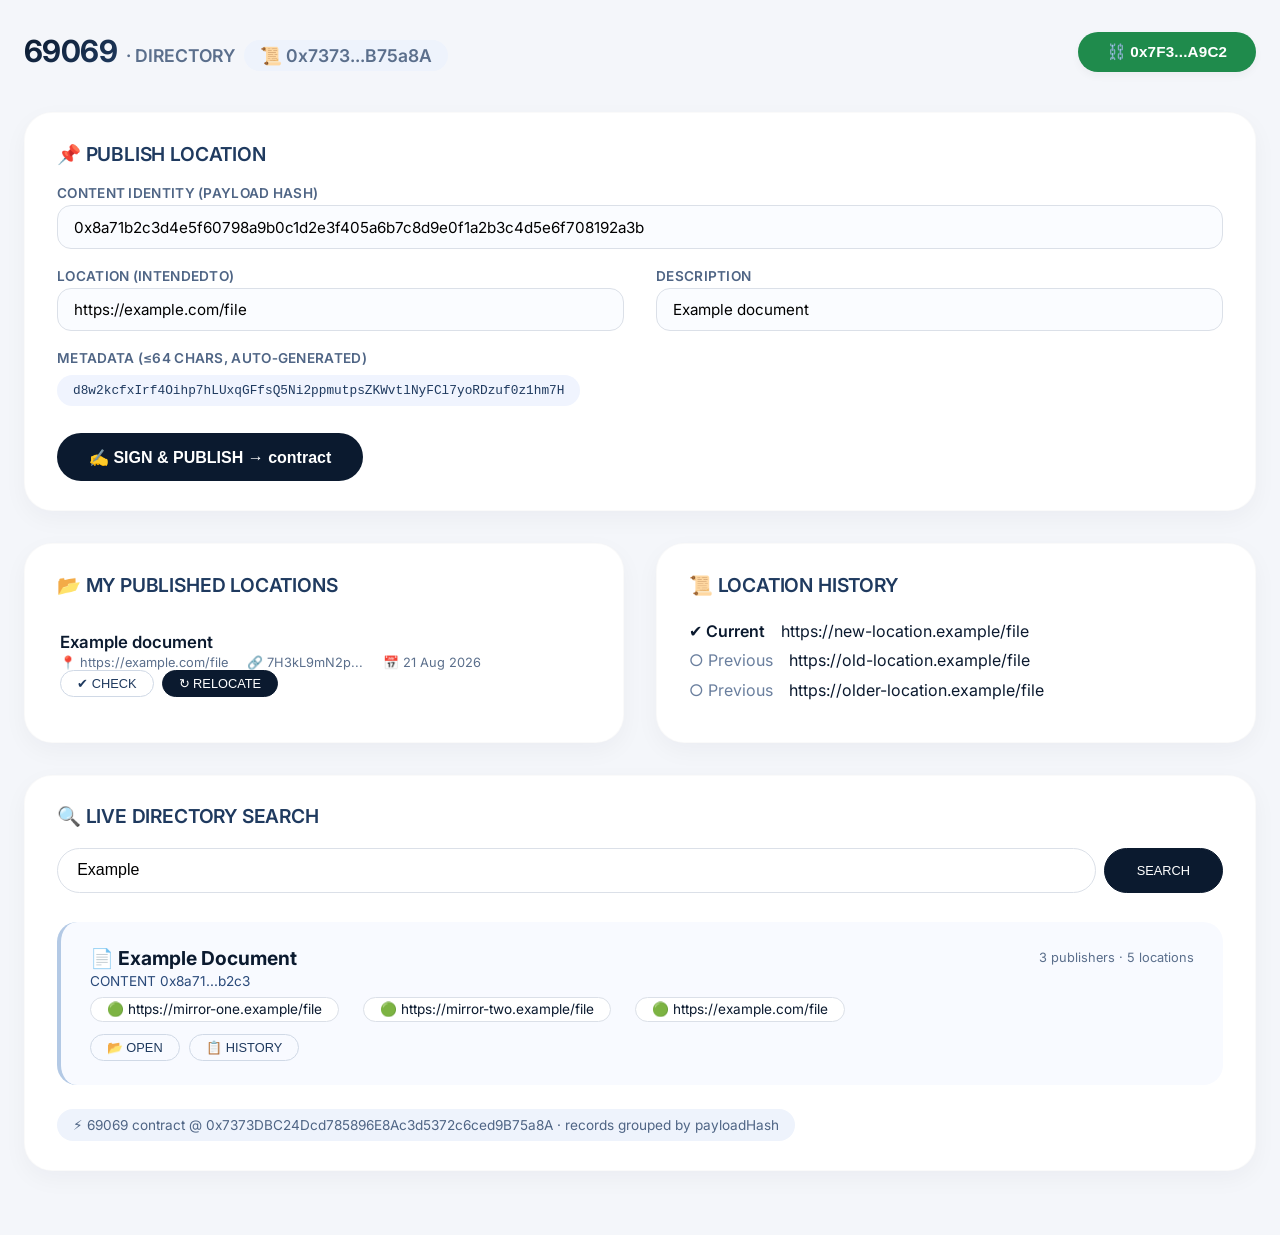
<file: relocation.html>
<!DOCTYPE html>
<html lang="en">
<head>
  <meta charset="UTF-8">
  <meta name="viewport" content="width=device-width, initial-scale=1.0">
  <title>69069 · DIRECTORY & RELOCATION MANAGER</title>
  <link rel="preconnect" href="https://fonts.googleapis.com">
  <link rel="preconnect" href="https://fonts.gstatic.com" crossorigin>
  <link href="https://fonts.googleapis.com/css2?family=Inter:opsz,wght@14..32,400;14..32,500;14..32,600;14..32,700&display=swap" rel="stylesheet">
  <style>
    * { margin: 0; padding: 0; box-sizing: border-box; }
    body {
      background: #f4f6fa;
      font-family: 'Inter', system-ui, -apple-system, sans-serif;
      padding: 2rem 1.5rem;
      color: #0b1a2f;
    }
    .container { max-width: 1300px; margin: 0 auto; }
    .header {
      display: flex;
      justify-content: space-between;
      align-items: center;
      flex-wrap: wrap;
      gap: 1rem 2rem;
      margin-bottom: 2.5rem;
    }
    .brand {
      display: flex;
      align-items: baseline;
      gap: 0.25rem;
    }
    .brand h1 {
      font-weight: 700;
      font-size: 1.9rem;
      letter-spacing: -0.02em;
      background: linear-gradient(145deg, #0b1a2f, #1f3a5f);
      -webkit-background-clip: text;
      background-clip: text;
      color: transparent;
    }
    .brand span {
      font-weight: 600;
      font-size: 1.1rem;
      color: #5b6f8c;
      margin-left: 0.3rem;
    }
    .connect-btn {
      background: #0b1a2f;
      color: white;
      border: none;
      padding: 0.7rem 1.8rem;
      border-radius: 60px;
      font-weight: 600;
      font-size: 0.95rem;
      cursor: pointer;
      box-shadow: 0 4px 8px rgba(0,0,0,0.04);
      transition: 0.1s ease;
      letter-spacing: 0.2px;
    }
    .connect-btn:hover { background: #1c3452; }
    .connect-btn.wallet { background: #1f8b4c; }
    .card {
      background: white;
      border-radius: 28px;
      padding: 1.8rem 2rem;
      box-shadow: 0 8px 24px rgba(0, 20, 40, 0.04);
      margin-bottom: 2rem;
      border: 1px solid rgba(0,0,0,0.02);
    }
    .card-title {
      font-weight: 600;
      font-size: 1.2rem;
      letter-spacing: -0.01em;
      color: #1f3a5f;
      margin-bottom: 1.2rem;
      display: flex;
      align-items: center;
      gap: 0.5rem;
    }
    .publish-grid {
      display: grid;
      grid-template-columns: 1fr 1fr;
      gap: 1.2rem 2rem;
    }
    .publish-grid .full-width { grid-column: 1 / -1; }
    .field-label {
      font-size: 0.85rem;
      font-weight: 600;
      text-transform: uppercase;
      letter-spacing: 0.3px;
      color: #4f6585;
      margin-bottom: 0.25rem;
    }
    .field-input, .field-textarea {
      width: 100%;
      padding: 0.7rem 1rem;
      border: 1px solid #dbe0e8;
      border-radius: 14px;
      font-family: 'Inter', sans-serif;
      font-size: 0.95rem;
      background: #fafcff;
      transition: 0.1s;
    }
    .field-input:focus, .field-textarea:focus {
      outline: 2px solid #b3c9e5;
      border-color: transparent;
    }
    .field-textarea { min-height: 70px; resize: vertical; }
    .meta-preview {
      background: #f0f4fe;
      padding: 0.5rem 1rem;
      border-radius: 40px;
      font-family: 'Menlo', monospace;
      font-size: 0.8rem;
      color: #1f3a5f;
      display: inline-block;
      margin-top: 0.3rem;
      word-break: break-all;
    }
    .sign-btn {
      background: #0b1a2f;
      color: white;
      border: none;
      padding: 0.9rem 2rem;
      border-radius: 60px;
      font-weight: 600;
      font-size: 1rem;
      cursor: pointer;
      transition: 0.1s;
      margin-top: 0.5rem;
      width: fit-content;
    }
    .sign-btn:hover { background: #1c3452; }
    .item-row {
      display: flex;
      flex-wrap: wrap;
      align-items: center;
      justify-content: space-between;
      padding: 1rem 0.2rem;
      border-bottom: 1px solid #eef2f8;
    }
    .item-row:last-child { border-bottom: 0; }
    .item-content {
      display: flex;
      flex-direction: column;
      gap: 0.2rem;
    }
    .item-title {
      font-weight: 600;
      font-size: 1.05rem;
    }
    .item-meta {
      font-size: 0.8rem;
      color: #5b6f8c;
      display: flex;
      flex-wrap: wrap;
      gap: 0.5rem 1.2rem;
    }
    .item-actions {
      display: flex;
      gap: 0.5rem;
      flex-wrap: wrap;
    }
    .action-btn {
      background: transparent;
      border: 1px solid #d0d9e6;
      padding: 0.3rem 1rem;
      border-radius: 40px;
      font-weight: 500;
      font-size: 0.8rem;
      color: #1f3a5f;
      cursor: pointer;
      transition: 0.1s;
    }
    .action-btn:hover { background: #eef3fc; border-color: #b3c9e5; }
    .action-btn.primary { background: #0b1a2f; color: white; border-color: #0b1a2f; }
    .action-btn.primary:hover { background: #1c3452; }
    .status-badge {
      display: inline-block;
      background: #d4f0d4;
      color: #0f5c2b;
      font-size: 0.7rem;
      font-weight: 600;
      padding: 0.15rem 0.8rem;
      border-radius: 30px;
    }
    .status-badge.offline { background: #f0e4d4; color: #8f5a2b; }
    .history-list {
      font-size: 0.9rem;
      padding-left: 0.5rem;
    }
    .history-item {
      display: flex;
      align-items: center;
      gap: 1rem;
      padding: 0.3rem 0;
    }
    .history-item .current { font-weight: 600; color: #0b1a2f; }
    .history-item .old { color: #6a7f9e; }
    .directory-group {
      background: #f8faff;
      border-radius: 20px;
      padding: 1.5rem 1.8rem;
      margin-bottom: 1.5rem;
      border-left: 4px solid #b3c9e5;
    }
    .group-header {
      display: flex;
      justify-content: space-between;
      align-items: center;
      flex-wrap: wrap;
    }
    .group-title {
      font-weight: 700;
      font-size: 1.2rem;
    }
    .group-locations {
      display: flex;
      flex-wrap: wrap;
      gap: 0.8rem 1.5rem;
      margin: 0.5rem 0 0.2rem;
    }
    .location-chip {
      background: white;
      border-radius: 40px;
      padding: 0.2rem 1rem;
      border: 1px solid #dbe0e8;
      font-size: 0.85rem;
    }
    .location-chip .green { color: #1f8b4c; font-weight: 500; }
    .search-bar {
      display: flex;
      gap: 0.5rem;
      margin-bottom: 1.8rem;
    }
    .search-bar input {
      flex: 1;
      padding: 0.8rem 1.2rem;
      border-radius: 60px;
      border: 1px solid #dbe0e8;
      font-size: 1rem;
    }
    .flex-space { flex: 1; }
    .text-small { font-size: 0.8rem; color: #5b6f8c; }
    .mt-2 { margin-top: 0.7rem; }
    .grid-2 { display: grid; grid-template-columns: 1fr 1fr; gap: 2rem; }
    .relo-box {
      background: #f2f7ff;
      border-radius: 24px;
      padding: 1.5rem 2rem;
      margin-top: 1rem;
      border: 1px dashed #7e9bc7;
    }
    .relo-old {
      display: flex;
      align-items: center;
      gap: 1rem;
      margin-bottom: 0.8rem;
      flex-wrap: wrap;
    }
    .relo-new {
      display: flex;
      flex-wrap: wrap;
      align-items: center;
      gap: 1rem;
      margin-top: 0.8rem;
    }
    .relo-new input {
      flex: 2;
      min-width: 200px;
      padding: 0.6rem 1rem;
      border-radius: 40px;
      border: 1px solid #b3c9e5;
    }
    .relo-new button {
      background: #0b1a2f;
      color: white;
      border: none;
      padding: 0.6rem 1.8rem;
      border-radius: 40px;
      font-weight: 600;
      cursor: pointer;
    }
    .relo-new button:hover { background: #1c3452; }
    .contract-address {
      font-size: 0.8rem;
      background: #eef3fc;
      padding: 0.3rem 1rem;
      border-radius: 30px;
      color: #1f3a5f;
    }
    @media (max-width: 800px) { .publish-grid { grid-template-columns: 1fr; } .grid-2 { grid-template-columns: 1fr; } }
  </style>
</head>
<body>
<div class="container">
  <!-- header -->
  <div class="header">
    <div class="brand">
      <h1>69069</h1>
      <span>· DIRECTORY</span>
      <span class="contract-address">📜 0x7373...B75a8A</span>
    </div>
    <button class="connect-btn wallet" id="walletBtn">⛓️ 0x7F3...A9C2</button>
  </div>

  <!-- PUBLISH -->
  <div class="card">
    <div class="card-title">📌 PUBLISH LOCATION</div>
    <div class="publish-grid">
      <div class="full-width">
        <div class="field-label">Content identity (payload hash)</div>
        <input class="field-input" id="payloadHash" value="0x8a71b2c3d4e5f60798a9b0c1d2e3f405a6b7c8d9e0f1a2b3c4d5e6f708192a3b" placeholder="0x... payload hash">
      </div>
      <div>
        <div class="field-label">Location (intendedTo)</div>
        <input class="field-input" id="locationUrl" value="https://example.com/file">
      </div>
      <div>
        <div class="field-label">Description</div>
        <input class="field-input" id="description" value="Example document">
      </div>
      <div class="full-width">
        <div class="field-label">Metadata (≤64 chars, auto‑generated)</div>
        <div class="meta-preview" id="metaPreview">7H3kL9mN2pQrStUvWxYzAbCdEfGhIjKlMnOpQrStUvWxYzAbCdEfGhIjKl</div>
      </div>
      <div class="full-width">
        <button class="sign-btn" id="publishBtn">✍️ SIGN & PUBLISH → contract</button>
      </div>
    </div>
  </div>

  <!-- MY PUBLISHED + RELOCATION -->
  <div class="grid-2">
    <div class="card">
      <div class="card-title">📂 MY PUBLISHED LOCATIONS</div>
      <div id="myPublished">
        <div class="item-row">
          <div class="item-content">
            <div class="item-title">Example document</div>
            <div class="item-meta">
              <span>📍 <span id="currentLocDisplay">https://example.com/file</span></span>
              <span>🔗 7H3kL9mN2p...</span>
              <span>📅 21 Aug 2026</span>
            </div>
          </div>
          <div class="item-actions">
            <button class="action-btn" id="checkBtn">✔ CHECK</button>
            <button class="action-btn primary" id="relocateBtn">↻ RELOCATE</button>
          </div>
        </div>
      </div>
      <!-- relocation inline -->
      <div class="relo-box" id="reloBox" style="display: none;">
        <div class="relo-old">
          <span style="font-weight:600;">OLD LOCATION</span>
          <span id="oldLocationDisplay">https://old.example/file</span>
          <span class="status-badge offline">OFFLINE</span>
        </div>
        <div class="relo-new">
          <span style="font-weight:600;">↓ NEW LOCATION</span>
          <input id="newLocationInput" value="https://new-location.example/file" placeholder="https://new.example/file">
          <button id="signNewLocationBtn">✍️ SIGN NEW LOCATION</button>
        </div>
      </div>
    </div>

    <!-- LOCATION HISTORY -->
    <div class="card">
      <div class="card-title">📜 LOCATION HISTORY</div>
      <div id="historyContainer">
        <div class="history-item"><span class="current">✔ Current</span> <span>https://new-location.example/file</span></div>
        <div class="history-item"><span class="old">○ Previous</span> <span>https://old-location.example/file</span></div>
        <div class="history-item"><span class="old">○ Previous</span> <span>https://older-location.example/file</span></div>
      </div>
    </div>
  </div>

  <!-- LIVE DIRECTORY SEARCH + GROUP -->
  <div class="card">
    <div class="card-title">🔍 LIVE DIRECTORY SEARCH</div>
    <div class="search-bar">
      <input placeholder="Search by content, hash, or location…" value="Example">
      <button class="action-btn primary" style="padding:0.6rem 2rem;">SEARCH</button>
    </div>
    <div id="directoryGroup">
      <div class="directory-group">
        <div class="group-header">
          <span class="group-title">📄 Example Document</span>
          <span class="text-small">3 publishers · 5 locations</span>
        </div>
        <div style="margin: 0.2rem 0 0.2rem; font-size:0.85rem; color:#2a4a7a;">CONTENT 0x8a71...b2c3</div>
        <div class="group-locations">
          <span class="location-chip"><span class="green">🟢</span> https://mirror-one.example/file</span>
          <span class="location-chip"><span class="green">🟢</span> https://mirror-two.example/file</span>
          <span class="location-chip"><span class="green">🟢</span> https://new-location.example/file</span>
        </div>
        <div style="margin-top: 0.8rem; display: flex; gap: 0.6rem;">
          <button class="action-btn">📂 OPEN</button>
          <button class="action-btn">📋 HISTORY</button>
        </div>
      </div>
    </div>
    <div style="font-size:0.85rem; color:#4f6585; background:#eef3fc; padding:0.5rem 1rem; border-radius:40px; display:inline-block;">
      ⚡ 69069 contract @ 0x7373DBC24Dcd785896E8Ac3d5372c6ced9B75a8A · records grouped by payloadHash
    </div>
  </div>
</div>

<script>
  (function() {
    // ----- CONTRACT REFERENCE -----
    const CONTRACT_ADDRESS = '0x7373DBC24Dcd785896E8Ac3d5372c6ced9B75a8A';
    console.log(`📜 69069 contract: ${CONTRACT_ADDRESS}`);

    // ----- STATE -----
    let currentPayload = '0x8a71b2c3d4e5f60798a9b0c1d2e3f405a6b7c8d9e0f1a2b3c4d5e6f708192a3b';
    let currentLocation = 'https://example.com/file';
    let historyLocations = [
      'https://new-location.example/file',
      'https://old-location.example/file',
      'https://older-location.example/file'
    ];
    let isReloVisible = false;

    // DOM refs
    const payloadInput = document.getElementById('payloadHash');
    const locationInput = document.getElementById('locationUrl');
    const descInput = document.getElementById('description');
    const metaPreview = document.getElementById('metaPreview');
    const publishBtn = document.getElementById('publishBtn');
    const currentLocDisplay = document.getElementById('currentLocDisplay');
    const checkBtn = document.getElementById('checkBtn');
    const relocateBtn = document.getElementById('relocateBtn');
    const reloBox = document.getElementById('reloBox');
    const oldLocationDisplay = document.getElementById('oldLocationDisplay');
    const newLocationInput = document.getElementById('newLocationInput');
    const signNewBtn = document.getElementById('signNewLocationBtn');
    const historyContainer = document.getElementById('historyContainer');
    const walletBtn = document.getElementById('walletBtn');

    // Helper: generate 64-char metadata (simulated)
    function generateMeta() {
      const chars = 'ABCDEFGHIJKLMNOPQRSTUVWXYZabcdefghijklmnopqrstuvwxyz0123456789';
      let result = '';
      for (let i = 0; i < 64; i++) {
        result += chars.charAt(Math.floor(Math.random() * chars.length));
      }
      return result;
    }

    function updateMetaPreview() {
      metaPreview.textContent = generateMeta();
    }
    updateMetaPreview();

    function renderHistory() {
      historyContainer.innerHTML = '';
      historyLocations.forEach((loc, idx) => {
        const div = document.createElement('div');
        div.className = 'history-item';
        if (idx === 0) {
          div.innerHTML = `<span class="current">✔ Current</span> <span>${loc}</span>`;
        } else {
          div.innerHTML = `<span class="old">○ Previous</span> <span>${loc}</span>`;
        }
        historyContainer.appendChild(div);
      });
    }

    function updateUI() {
      currentLocDisplay.textContent = currentLocation;
      const groupLocs = document.querySelector('.group-locations');
      if (groupLocs) {
        const chips = groupLocs.querySelectorAll('.location-chip');
        if (chips.length >= 3) {
          chips[2].innerHTML = `<span class="green">🟢</span> ${currentLocation}`;
        }
      }
      renderHistory();
      oldLocationDisplay.textContent = currentLocation;
    }

    // ----- INTERACTIONS -----
    checkBtn.addEventListener('click', function() {
      const badge = document.querySelector('.status-badge');
      if (badge) {
        if (badge.classList.contains('offline')) {
          badge.classList.remove('offline');
          badge.textContent = 'ONLINE';
          badge.style.background = '#d4f0d4';
          badge.style.color = '#0f5c2b';
        } else {
          badge.classList.add('offline');
          badge.textContent = 'OFFLINE';
          badge.style.background = '#f0e4d4';
          badge.style.color = '#8f5a2b';
        }
      }
    });

    relocateBtn.addEventListener('click', function() {
      isReloVisible = !isReloVisible;
      reloBox.style.display = isReloVisible ? 'block' : 'none';
      oldLocationDisplay.textContent = currentLocation;
    });

    // SIGN NEW LOCATION: creates new record with same payloadHash, new metadata
    signNewBtn.addEventListener('click', function() {
      const newLoc = newLocationInput.value.trim();
      if (!newLoc) return;
      // push current to history
      historyLocations.unshift(currentLocation);
      currentLocation = newLoc;
      const newMeta = generateMeta();
      metaPreview.textContent = newMeta;
      updateUI();
      reloBox.style.display = 'none';
      isReloVisible = false;
      document.querySelector('.item-meta span:nth-child(2)').textContent = newMeta.slice(0, 10) + '...';
      const group = document.querySelector('.directory-group .group-locations');
      if (group) {
        const chips = group.querySelectorAll('.location-chip');
        if (chips.length >= 3) {
          chips[2].innerHTML = `<span class="green">🟢</span> ${currentLocation}`;
        }
      }
      currentLocDisplay.textContent = currentLocation;
      alert(`✅ New location signed!\npayloadHash: ${currentPayload.slice(0,10)}...\nnew metadata: ${newMeta.slice(0,12)}...\nContract: ${CONTRACT_ADDRESS}`);
    });

    // PUBLISH new content → simulates contract call
    publishBtn.addEventListener('click', function() {
      const payload = payloadInput.value.trim() || '0x8a71b2c3d4e5f60798a9b0c1d2e3f405a6b7c8d9e0f1a2b3c4d5e6f708192a3b';
      const loc = locationInput.value.trim() || 'https://example.com/file';
      const desc = descInput.value.trim() || 'Example document';
      const meta = generateMeta();
      metaPreview.textContent = meta;

      currentPayload = payload;
      currentLocation = loc;
      historyLocations.unshift(loc);
      updateUI();

      document.querySelector('.item-title').textContent = desc;
      document.querySelector('.item-meta span:nth-child(2)').textContent = meta.slice(0, 10) + '...';
      currentLocDisplay.textContent = loc;

      const groupTitle = document.querySelector('.directory-group .group-title');
      if (groupTitle) groupTitle.textContent = `📄 ${desc}`;
      const groupContent = document.querySelector('.directory-group div:nth-child(2)');
      if (groupContent) groupContent.textContent = `CONTENT ${payload.slice(0,10)}...`;
      const groupLocs = document.querySelector('.directory-group .group-locations');
      if (groupLocs) {
        groupLocs.innerHTML = `
          <span class="location-chip"><span class="green">🟢</span> ${loc}</span>
          <span class="location-chip"><span class="green">🟢</span> https://mirror-one.example/file</span>
          <span class="location-chip"><span class="green">🟢</span> https://mirror-two.example/file</span>
        `;
      }
      const pubCount = document.querySelector('.directory-group .text-small');
      if (pubCount) pubCount.textContent = '3 publishers · 5 locations';

      alert(`✅ Published to 69069 contract!\nContract: ${CONTRACT_ADDRESS}\npayloadHash: ${payload.slice(0,16)}...\nmetadata: ${meta.slice(0,16)}...`);
    });

    // wallet connect
    walletBtn.addEventListener('click', function() {
      alert(`🔗 Wallet connected: 0x7F3...A9C2\nContract: ${CONTRACT_ADDRESS}`);
    });

    // init
    renderHistory();
    updateUI();

    // extra: open/history demo
    document.querySelectorAll('.action-btn:not(#checkBtn):not(#relocateBtn)').forEach(btn => {
      if (btn.textContent.includes('OPEN') || btn.textContent.includes('HISTORY')) {
        btn.addEventListener('click', function(e) {
          e.stopPropagation();
          if (this.textContent.includes('OPEN')) {
            alert('📂 Opening content (simulated)');
          } else if (this.textContent.includes('HISTORY')) {
            alert('📜 Showing full history (simulated)');
          }
        });
      }
    });

    document.querySelector('.search-bar button')?.addEventListener('click', function() {
      alert('🔍 Search triggered (simulated)');
    });

  })();
</script>
</body>
</html>
</file>
